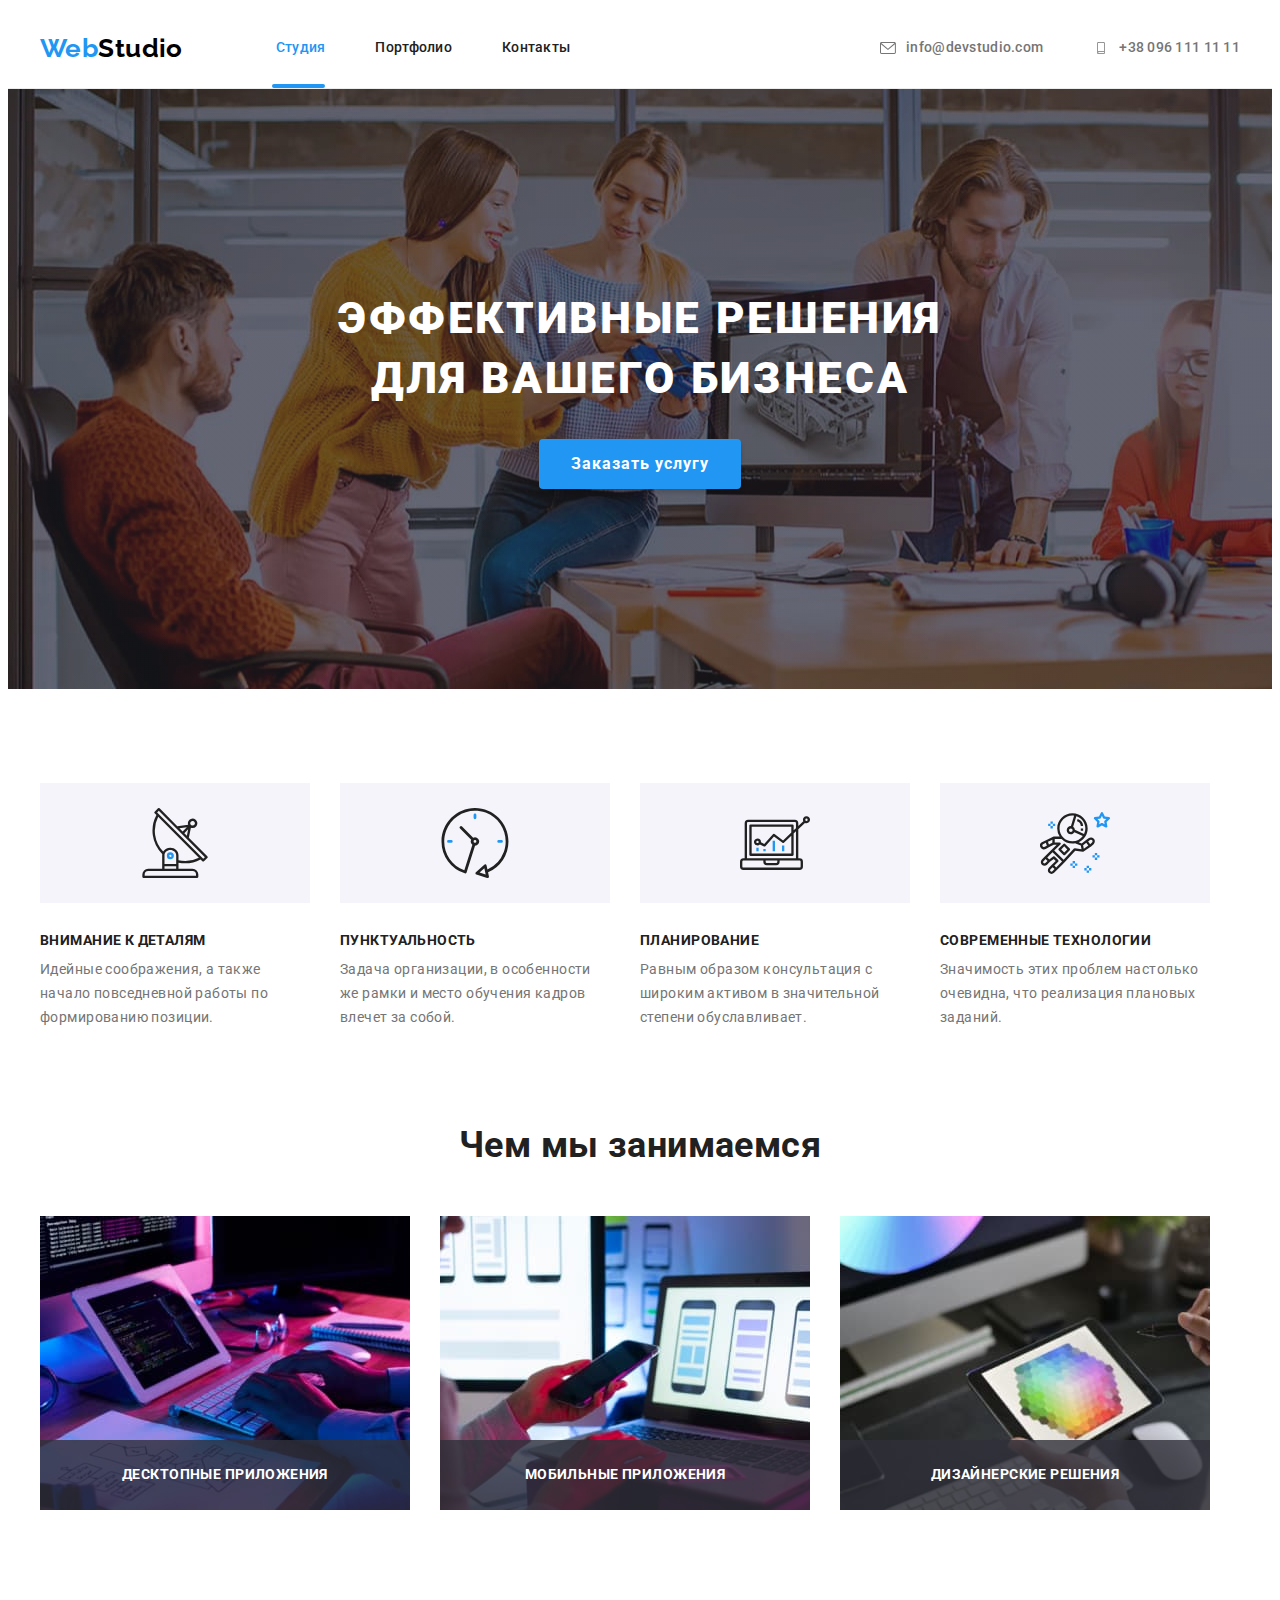
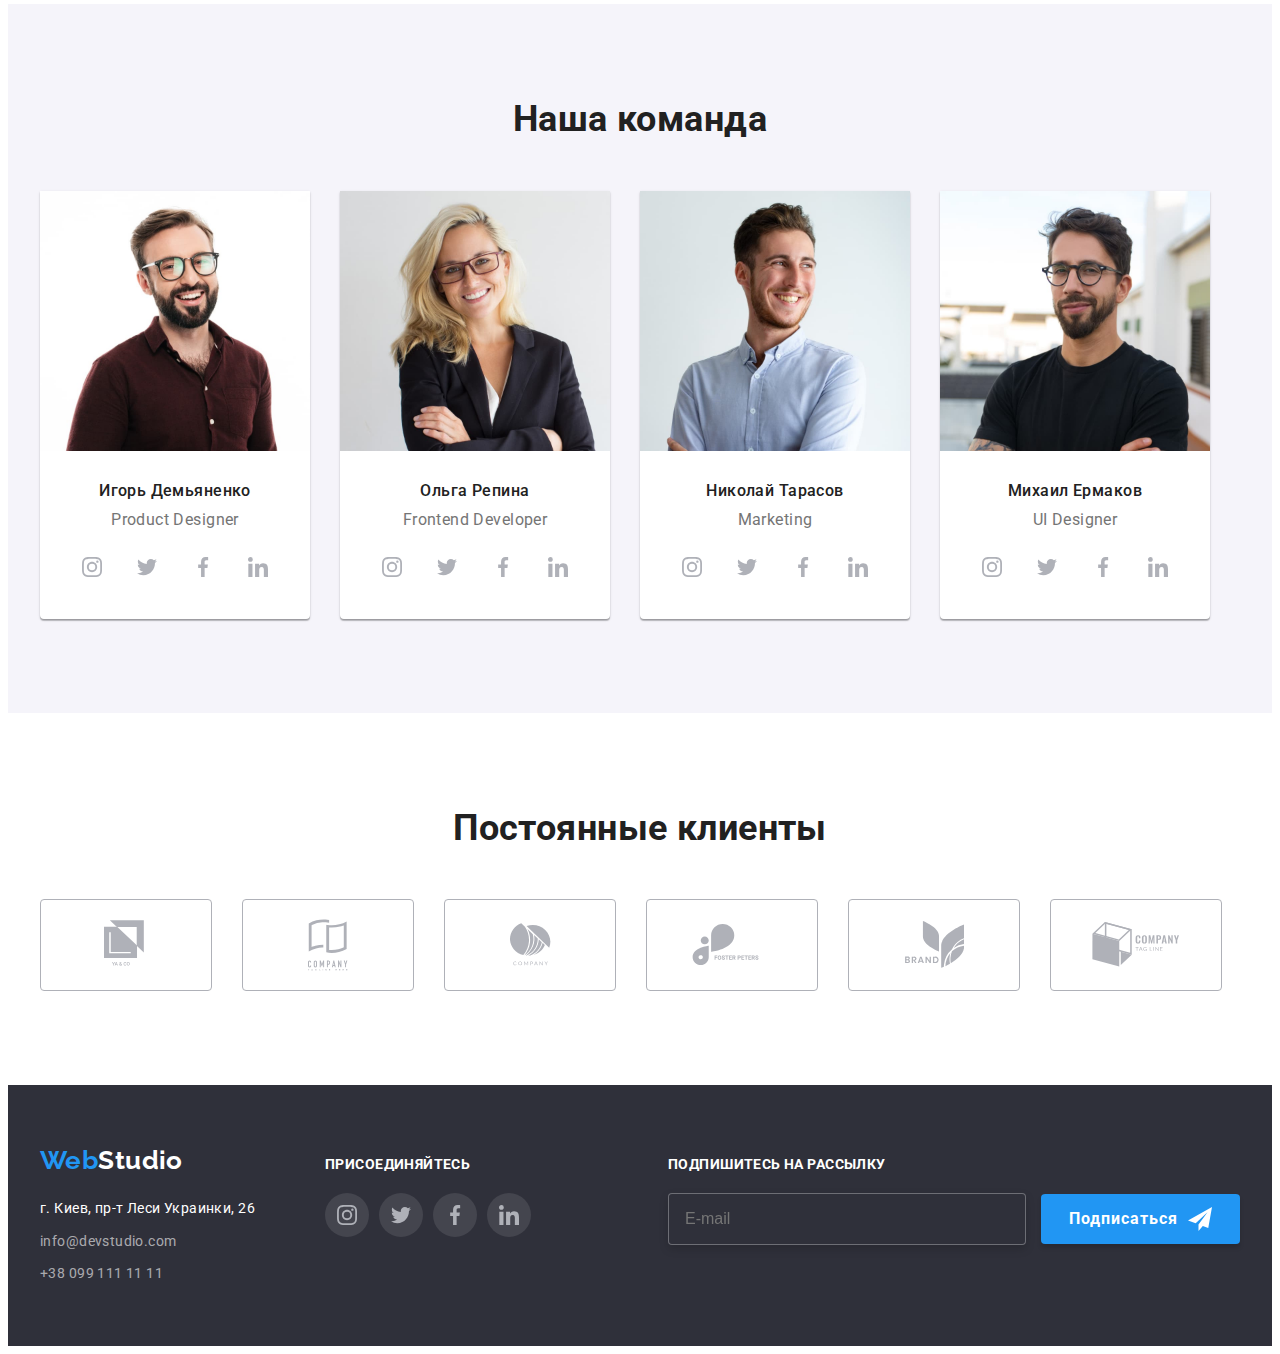
<file: index.html>
<!DOCTYPE html>
<html lang="ru">
  <head>
    <meta charset="UTF-8" />
    <meta http-equiv="X-UA-Compatible" content="IE=edge" />
    <meta name="viewport" content="width=device-width, initial-scale=1.0" />
    <link rel="preconnect" href="https://fonts.gstatic.com" />
    <link
      href="https://fonts.googleapis.com/css2?family=Raleway:wght@700&family=Roboto:wght@400;500;700;900&display=swap"
      rel="stylesheet"
    />
    <link
      rel="stylesheet"
      href="https://cdnjs.cloudflare.com/ajax/libs/modern-normalize/0.2.0/modern-normalize.min.css"
      integrity="sha512-sqIVMkf5f8XGYI/UZYGs7wODxlUeoj9JknataPfUwtvrSKWMHrMXGZ7Evb6nabFYJQG15vFFyALe6r0nWCD1Ug=="
      crossorigin="anonymous"
    />
        <link rel="stylesheet" href="./css/main.min.css" />
    <title>Студия</title>
  </head>
  <body class="body">
    <!--Header-->
    <header class="header">
      <div class="body__container header__container">
        <nav class="navigation">
          <a href="./index.html" class="logo logo--color-black header__logo"
            ><span class="logo__web">Web</span>Studio</a
          >
          <ul class="list navigation__list">
            <li class="navigation__item">
              <a
                href="./index.html"
                class="navigation__link navigation__current-page"
                >Студия</a
              >
            </li>
            <li class="navigation__item">
              <a href="./portfolio.html" class="navigation__link">Портфолио</a>
            </li>
            <li class="navigation__item">
              <a href="#" class="navigation__link">Контакты</a>
            </li>
          </ul>
        </nav>
        <ul class="list header-contact-list">
          <li class="header-contact-list__item">
            <a
              href="mailto:info@devstudio.com"
              class="header-contact-list__link"
            >
              <svg
                class="header-contact-list__icon"
                aria-label="Электронный адрес"
                width="16px"
                height="12px"
              >
                <use href="./images/icons.svg#envelope"></use>
              </svg>
              info@devstudio.com</a
            >
          </li>
          <li class="header-contact-list__item">
            <a href="tel:+380961111111" class="header-contact-list__link">
              <svg
                class="header-contact-list__icon"
                aria-label="Номер телефона"
                width="16px"
                height="12px"
              >
                <use href="./images/icons.svg#smartphone"></use>
              </svg>
              +38 096 111 11 11</a
            >
          </li>
        </ul>
      </div>
    </header>
    <main>
      <!--Hero-->
      <section class="section hero">
        <h1 class="hero__title">ЭФФЕКТИВНЫЕ РЕШЕНИЯ ДЛЯ ВАШЕГО БИЗНЕСА</h1>
        <button
          data-modal-open
          type="button"
          value="заказать услугу"
          class="button hero__button"
        >
          Заказать услугу
        </button>
        <div data-modal class="backdrop is-hidden">
          <div class="modal">
            <h2 class="modal__title">
              Оставьте свои данные, мы вам перезвоним
            </h2>
            <form class="form">
              <label class="form__field">
                <input type="text" class="form__input" name="name" />
                <svg
                  aria-label="ваше имя"
                  class="form__icon"
                  width="18px"
                  height="18px"
                >
                  <use href="./images/icons.svg#icon-person"></use>
                </svg>
                <span class="form__label">Имя</span>
              </label>
              <label class="form__field">
                <input type="tel" class="form__input" name="phone-number" />
                <svg
                  aria-label="номер телефона"
                  class="form__icon"
                  width="18px"
                  height="18px"
                >
                  <use href="./images/icons.svg#icon-phone"></use>
                </svg>
                <span class="form__label">Телефон</span>
              </label>
              <label class="form__field">
                <input type="email" class="form__input" name="e-mail" />
                <svg
                  aria-label="электронный адрес"
                  class="form__icon"
                  width="18px"
                  height="18px"
                >
                  <use href="./images/icons.svg#icon-email"></use>
                </svg>
                <span class="form__label">Почта</span>
              </label>
              <label class="form__field">
                <textarea
                  name="comment"
                  class="form__comment"
                  placeholder="Введите текст"
                ></textarea>
                <span class="form__label">Комментарий</span>
              </label>
              <label class="form__policy-agree">
                <input
                  class="checkbox"
                  type="checkbox"
                  name="policy-agree"
                  value="policy-agree"
                />
                <span class="checkbox__icon">
                  <svg
                    aria-label="checkbox"
                    class="checkbox__check"
                    width="16px"
                    height="15px"
                  >
                    <use href="./images/icons.svg#icon-check"></use>
                  </svg>
                </span>
                <span class="checkbox__text"
                  >Соглашаюсь с рассылкой и принимаю
                  <a class="checkbox__link" href="#">Условия договора</a></span
                >
              </label>
              <button
                type="submit"
                value="Отправить"
                class="button form__button"
              >
                Отправить
              </button>
            </form>
            <button
              data-modal-close
              type="button"
              value="закрыть окно"
              class="modal__close"
            >
              <svg aria-label="закрыть окно" width="18px" height="18px">
                <use href="./images/icons.svg#icon-x"></use>
              </svg>
            </button>
          </div>
        </div>
      </section>
      <!--feature-->
      <section class="section feature">
        <div class="body__container">
          <h2 class="visually-hidden">Наши преимущества</h2>
          <ul class="feature__list list">
            <li class="feature__item">
              <div class="feature__icon">
                <svg aria-label="Иконка антенны" width="70px" height="70px">
                  <use href="./images/icons.svg#antenna"></use>
                </svg>
              </div>
              <h3 class="feature__title">Внимание к деталям</h3>
              <p>
                Идейные соображения, а также начало повседневной работы по
                формированию позиции.
              </p>
            </li>
            <li class="feature__item">
              <div class="feature__icon">
                <svg aria-label="Иконка часов" width="70px" height="70px">
                  <use href="./images/icons.svg#clock"></use>
                </svg>
              </div>
              <h3 class="feature__title">Пунктуальность</h3>
              <p>
                Задача организации, в особенности же рамки и место обучения
                кадров влечет за собой.
              </p>
            </li>
            <li class="feature__item">
              <div class="feature__icon">
                <svg aria-label="Иконка диаграммы" width="70px" height="70px">
                  <use href="./images/icons.svg#diagram"></use>
                </svg>
              </div>
              <h3 class="feature__title">Планирование</h3>
              <p>
                Равным образом консультация с широким активом в значительной
                степени обуславливает.
              </p>
            </li>
            <li class="feature__item">
              <div class="feature__icon">
                <svg aria-label="Иконка астронавта" width="70px" height="70px">
                  <use href="./images/icons.svg#astronaut"></use>
                </svg>
              </div>
              <h3 class="feature__title">Современные технологии</h3>
              <p>
                Значимость этих проблем настолько очевидна, что реализация
                плановых заданий.
              </p>
            </li>
          </ul>
        </div>
      </section>
      <!--Our work-->
      <section class="section our-work">
        <div class="body__container">
          <h2 class="section__title">Чем мы занимаемся</h2>
          <ul class="our-work__list list">
            <li class="our-work__item">
              <div class="our-work__box">
                <h3 class="our-work__title">десктопные приложения</h3>
              </div>
              <img src="./images/box1.jpg" alt="Пишем код" width="370" />
            </li>
            <li class="our-work__item">
              <div class="our-work__box">
                <h3 class="our-work__title">мобильные приложения</h3>
              </div>
              <img
                src="./images/box2.jpg"
                alt="Разрабатываем мобильные приложения"
                width="370"
              />
            </li>
            <li class="our-work__item">
              <div class="our-work__box">
                <h3 class="our-work__title">дизайнерские решения</h3>
              </div>
              <img
                src="./images/box3.jpg"
                alt="Разрабатываем дизайн"
                width="370"
              />
            </li>
          </ul>
        </div>
      </section>
      <!--Our team-->
      <section class="section our-team">
        <div class="body__container">
          <h2 class="section__title">Наша команда</h2>
          <ul class="our-team__list list">
            <li class="our-team__item">
              <img
                src="./images/photo1.jpg"
                alt="Фото Игоря Демьяненко"
                width="270"
              />
              <div class="our-team__member-description">
                <h3 class="our-team__member-name">Игорь Демьяненко</h3>
                <p class="our-team__member-position">Product Designer</p>
                <ul class="our-team__social-links">
                  <li>
                    <a
                      href="#"
                      class="social-link"
                      aria-label="иконка instagram"
                    >
                      <svg class="social-link__icon" width="20px" height="20px">
                        <use href="./images/icons.svg#instagram"></use>
                      </svg>
                    </a>
                  </li>
                  <li>
                    <a href="#" class="social-link" aria-label="иконка twitter">
                      <svg class="social-link__icon" width="20px" height="20px">
                        <use href="./images/icons.svg#twitter"></use>
                      </svg>
                    </a>
                  </li>
                  <li>
                    <a
                      href="#"
                      class="social-link"
                      aria-label="иконка facebook"
                    >
                      <svg class="social-link__icon" width="20px" height="20px">
                        <use href="./images/icons.svg#facebook"></use>
                      </svg>
                    </a>
                  </li>
                  <li>
                    <a
                      href="#"
                      class="social-link"
                      aria-label="иконка linkedin"
                    >
                      <svg class="social-link__icon" width="20px" height="20px">
                        <use href="./images/icons.svg#linkedin"></use>
                      </svg>
                    </a>
                  </li>
                </ul>
              </div>
            </li>
            <li class="our-team__item">
              <img
                src="./images/photo2.jpg"
                alt="Фото Ольги Репиной"
                width="270"
              />
              <div class="our-team__member-description">
                <h3 class="our-team__member-name">Ольга Репина</h3>
                <p class="our-team__member-position">Frontend Developer</p>
                <ul class="our-team__social-links">
                  <li>
                    <a
                      href="#"
                      class="social-link"
                      aria-label="иконка instagram"
                    >
                      <svg class="social-link__icon" width="20px" height="20px">
                        <use href="./images/icons.svg#instagram"></use>
                      </svg>
                    </a>
                  </li>
                  <li>
                    <a href="#" class="social-link" aria-label="иконка twitter">
                      <svg class="social-link__icon" width="20px" height="20px">
                        <use href="./images/icons.svg#twitter"></use>
                      </svg>
                    </a>
                  </li>
                  <li>
                    <a
                      href="#"
                      class="social-link"
                      aria-label="иконка facebook"
                    >
                      <svg class="social-link__icon" width="20px" height="20px">
                        <use href="./images/icons.svg#facebook"></use>
                      </svg>
                    </a>
                  </li>
                  <li>
                    <a
                      href="#"
                      class="social-link"
                      aria-label="иконка linkedin"
                    >
                      <svg class="social-link__icon" width="20px" height="20px">
                        <use href="./images/icons.svg#linkedin"></use>
                      </svg>
                    </a>
                  </li>
                </ul>
              </div>
            </li>
            <li class="our-team__item">
              <img
                src="./images/photo3.jpg"
                alt="Фото Николая Тарасова"
                width="270"
              />
              <div class="our-team__member-description">
                <h3 class="our-team__member-name">Николай Тарасов</h3>
                <p class="our-team__member-position">Marketing</p>
                <ul class="our-team__social-links">
                  <li>
                    <a
                      href="#"
                      class="social-link"
                      aria-label="иконка instagram"
                    >
                      <svg class="social-link__icon" width="20px" height="20px">
                        <use href="./images/icons.svg#instagram"></use>
                      </svg>
                    </a>
                  </li>
                  <li>
                    <a href="#" class="social-link" aria-label="иконка twitter">
                      <svg class="social-link__icon" width="20px" height="20px">
                        <use href="./images/icons.svg#twitter"></use>
                      </svg>
                    </a>
                  </li>
                  <li>
                    <a
                      href="#"
                      class="social-link"
                      aria-label="иконка facebook"
                    >
                      <svg class="social-link__icon" width="20px" height="20px">
                        <use href="./images/icons.svg#facebook"></use>
                      </svg>
                    </a>
                  </li>
                  <li>
                    <a
                      href="#"
                      class="social-link"
                      aria-label="иконка linkedin"
                    >
                      <svg class="social-link__icon" width="20px" height="20px">
                        <use href="./images/icons.svg#linkedin"></use>
                      </svg>
                    </a>
                  </li>
                </ul>
              </div>
            </li>
            <li class="our-team__item">
              <img
                src="./images/photo4.jpg"
                alt="Фото Михаила Ермакова"
                width="270"
              />
              <div class="our-team__member-description">
                <h3 class="our-team__member-name">Михаил Ермаков</h3>
                <p class="our-team__member-position">UI Designer</p>
                <ul class="our-team__social-links">
                  <li>
                    <a
                      href="#"
                      class="social-link"
                      aria-label="иконка instagram"
                    >
                      <svg class="social-link__icon" width="20px" height="20px">
                        <use href="./images/icons.svg#instagram"></use>
                      </svg>
                    </a>
                  </li>
                  <li>
                    <a href="#" class="social-link" aria-label="иконка twitter">
                      <svg class="social-link__icon" width="20px" height="20px">
                        <use href="./images/icons.svg#twitter"></use>
                      </svg>
                    </a>
                  </li>
                  <li>
                    <a
                      href="#"
                      class="social-link"
                      aria-label="иконка facebook"
                    >
                      <svg class="social-link__icon" width="20px" height="20px">
                        <use href="./images/icons.svg#facebook"></use>
                      </svg>
                    </a>
                  </li>
                  <li>
                    <a
                      href="#"
                      class="social-link"
                      aria-label="иконка linkedin"
                    >
                      <svg class="social-link__icon" width="20px" height="20px">
                        <use href="./images/icons.svg#linkedin"></use>
                      </svg>
                    </a>
                  </li>
                </ul>
              </div>
            </li>
          </ul>
        </div>
      </section>

      <!-- Regular clients -->

      <section class="section regular-clients">
        <div class="body__container">
          <h2 class="section__title">Постоянные клиенты</h2>
          <ul class="regular-clients__list">
            <li class="regular-clients__item">
              <a href="#" class="regular-clients__link">
                <svg class="regular-clients__icon" width="44px" height="49px">
                  <use href="./images/icons.svg#logo1"></use>
                </svg>
              </a>
            </li>
            <li class="regular-clients__item">
              <a href="#" class="regular-clients__link">
                <svg class="regular-clients__icon" width="40px" height="52px">
                  <use href="./images/icons.svg#logo2"></use>
                </svg>
              </a>
            </li>
            <li class="regular-clients__item">
              <a href="#" class="regular-clients__link">
                <svg class="regular-clients__icon" width="41px" height="43px">
                  <use href="./images/icons.svg#logo3"></use>
                </svg>
              </a>
            </li>
            <li class="regular-clients__item">
              <a href="#" class="regular-clients__link">
                <svg class="regular-clients__icon" width="80px" height="42px">
                  <use href="./images/icons.svg#logo4"></use>
                </svg>
              </a>
            </li>
            <li class="regular-clients__item">
              <a href="#" class="regular-clients__link">
                <svg class="regular-clients__icon" width="59px" height="47px">
                  <use href="./images/icons.svg#logo5"></use>
                </svg>
              </a>
            </li>
            <li class="regular-clients__item">
              <a href="#" class="regular-clients__link">
                <svg class="regular-clients__icon" width="88px" height="45px">
                  <use href="./images/icons.svg#logo6"></use>
                </svg>
              </a>
            </li>
          </ul>
        </div>
      </section>
    </main>
    <!--Footer-->
    <footer class="footer">
      <div class="body__container footer__container">
        <div class="address-thumb">
          <a href="./index.html" class="logo logo--color-white">
            <span class="logo__web">Web</span>Studio</a
          >
          <address class="address">
            г. Киев, пр-т Леси Украинки, 26
            <a href="mailto:info@devstudio.com" class="address__contacts"
              >info@devstudio.com</a
            >
            <a href="tel:+380991111111" class="address__contacts"
              >+38 099 111 11 11</a
            >
          </address>
        </div>
        <div class="footer-social-link__thumb">
          <p class="footer__title">присоединяйтесь</p>
          <ul class="footer-social-link__list">
            <li class="footer-social-link__item">
              <a
                href="#"
                class="social-link footer-social-link"
                aria-label="иконка instagram"
              >
                <svg class="social-link__icon" width="20px" height="20px">
                  <use href="./images/icons.svg#instagram"></use>
                </svg>
              </a>
            </li>
            <li class="footer-social-link__item">
              <a
                href="#"
                class="social-link footer-social-link"
                aria-label="иконка twitter"
              >
                <svg class="social-link__icon" width="20px" height="20px">
                  <use href="./images/icons.svg#twitter"></use>
                </svg>
              </a>
            </li>
            <li class="footer-social-link__item">
              <a
                href="#"
                class="social-link footer-social-link"
                aria-label="иконка facebook"
              >
                <svg class="social-link__icon" width="20px" height="20px">
                  <use href="./images/icons.svg#facebook"></use>
                </svg>
              </a>
            </li>
            <li class="footer-social-link__item">
              <a
                href="#"
                class="social-link footer-social-link"
                aria-label="иконка linkedin"
              >
                <svg class="social-link__icon" width="20px" height="20px">
                  <use href="./images/icons.svg#linkedin"></use>
                </svg>
              </a>
            </li>
          </ul>
        </div>
        <div class="footer__subscribe-thumb">
          <form class="subscribe-form">
            <p class="footer__title">Подпишитесь на рассылку</p>
            <label class="subscribe-form__field">
              <input
                type="email"
                class="subscribe-form__input"
                name="mail"
                placeholder="E-mail"
              />
            </label>
            <button type="submit" class="button subscribe__button">
              Подписаться
              <svg class="subscribe__icon" width="24px" height="24px">
                <use href="./images/icons.svg#icon-send"></use>
              </svg>
            </button>
          </form>
        </div>
      </div>
    </footer>
    <script src="./js/modal.js"></script>
  </body>
</html>
</file>
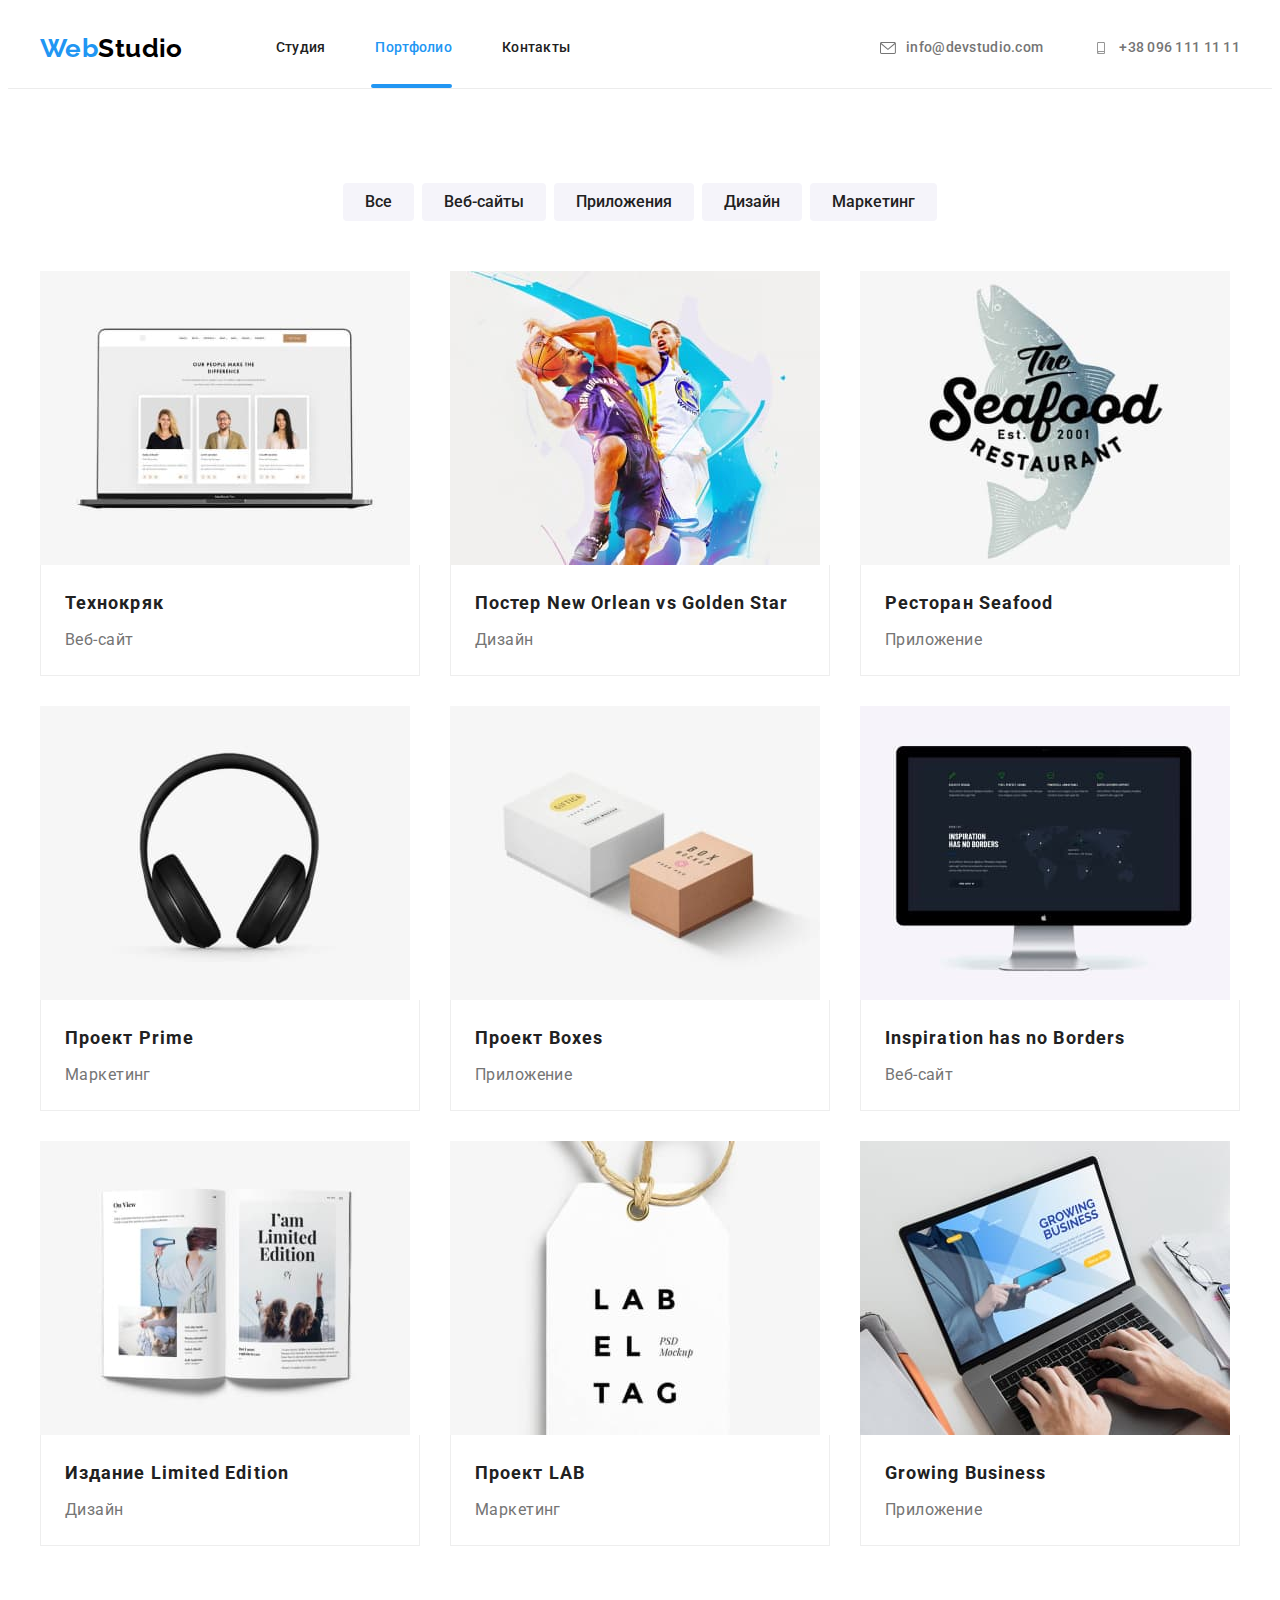
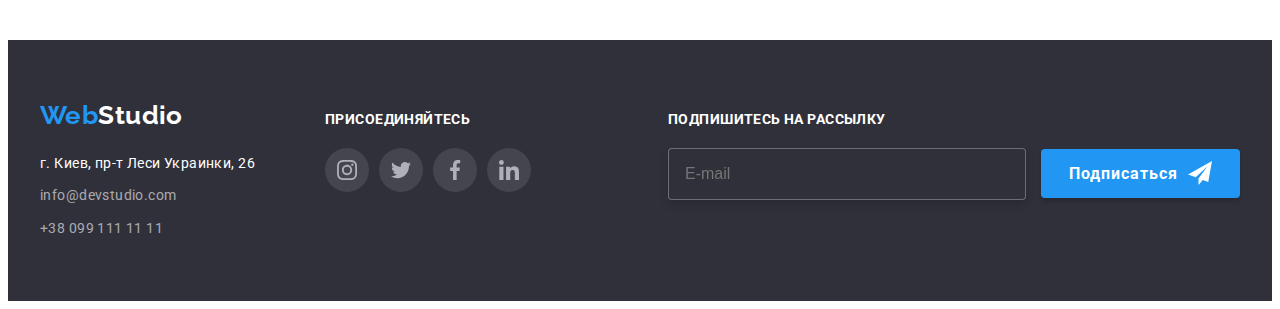
<file: portfolio.html>
<!DOCTYPE html>
<html lang="ru">
  <head>
    <meta charset="UTF-8" />
    <meta http-equiv="X-UA-Compatible" content="IE=edge" />
    <meta name="viewport" content="width=device-width, initial-scale=1.0" />
    <link rel="preconnect" href="https://fonts.gstatic.com" />
    <link
      href="https://fonts.googleapis.com/css2?family=Raleway:wght@700&family=Roboto:wght@400;500;700;900&display=swap"
      rel="stylesheet"
    />
    <link
      rel="stylesheet"
      href="https://cdnjs.cloudflare.com/ajax/libs/modern-normalize/0.2.0/modern-normalize.min.css"
      integrity="sha512-sqIVMkf5f8XGYI/UZYGs7wODxlUeoj9JknataPfUwtvrSKWMHrMXGZ7Evb6nabFYJQG15vFFyALe6r0nWCD1Ug=="
      crossorigin="anonymous"
    />
    <link rel="stylesheet" href="./css/main.min.css" />
    <title>Портфолио</title>
  </head>
  <body class="body">
    <!--Header-->
    <header class="header">
      <div class="body__container header__container">
        <nav class="navigation">
          <a href="./index.html" class="logo logo--color-black header__logo"
            ><span class="logo__web">Web</span>Studio</a
          >
          <ul class="list navigation__list">
            <li class="navigation__item">
              <a href="./index.html" class="navigation__link">Студия</a>
            </li>
            <li class="navigation__item">
              <a
                href="./portfolio.html"
                class="navigation__link navigation__current-page"
                >Портфолио</a
              >
            </li>
            <li class="navigation__item">
              <a href="#" class="navigation__link">Контакты</a>
            </li>
          </ul>
        </nav>
        <ul class="list header-contact-list">
          <li class="header-contact-list__item">
            <a
              href="mailto:info@devstudio.com"
              class="header-contact-list__link"
            >
              <svg
                class="header-contact-list__icon"
                aria-label="Электронный адрес"
                width="16px"
                height="12px"
              >
                <use href="./images/icons.svg#envelope"></use>
              </svg>
              info@devstudio.com</a
            >
          </li>
          <li class="header-contact-list__item">
            <a href="tel:+380961111111" class="header-contact-list__link">
              <svg
                class="header-contact-list__icon"
                aria-label="Номер телефона"
                width="16px"
                height="12px"
              >
                <use href="./images/icons.svg#smartphone"></use>
              </svg>
              +38 096 111 11 11</a
            >
          </li>
        </ul>
      </div>
    </header>
    <main>
      <!-- Our portfolio -->
      <section class="section">
        <div class="body__container">
          <h1 class="visually-hidden">Наше портфолио</h1>
          <h2 class="visually-hidden">Work filter</h2>
          <ul class="work-filter list">
            <li class="work-filter__item">
              <button type="button" class="work-filter__button">Все</button>
            </li>
            <li class="work-filter__item">
              <button type="button" class="work-filter__button">
                Веб-сайты
              </button>
            </li>
            <li class="work-filter__item">
              <button type="button" class="work-filter__button">
                Приложения
              </button>
            </li>
            <li class="work-filter__item">
              <button type="button" class="work-filter__button">Дизайн</button>
            </li>
            <li class="work-filter__item">
              <button type="button" class="work-filter__button">
                Маркетинг
              </button>
            </li>
          </ul>
          <h2 class="visually-hidden">Work list</h2>
          <ul class="work-list list">
            <li class="work-list__item">
              <div class="work-list__photo">
                <img
                  src="./images/portfolio/work1.jpg"
                  alt="Ноутбук с
                изображением лендинга"
                  width="370"
                />
                <div class="work-list__overlay">
                  <p class="work-list__text">
                    Технокряк это современная площадка распространения
                    коронавируса. Компании используют эту платформу для
                    цифрового шпионажа и атак на защищённые сервера конкурентов.
                  </p>
                </div>
              </div>
              <div class="work-list__content">
                <h3 class="work-list__name">Технокряк</h3>
                <p class="work-list__type">Веб-сайт</p>
              </div>
            </li>
            <li class="work-list__item">
              <div class="work-list__photo">
                <img
                  src="./images/portfolio/work2.jpg"
                  alt="Два баскетболиста"
                  width="370"
                />
                <div class="work-list__overlay">
                  <p class="work-list__text">
                    Технокряк это современная площадка распространения
                    коронавируса. Компании используют эту платформу для
                    цифрового шпионажа и атак на защищённые сервера конкурентов.
                  </p>
                </div>
              </div>
              <div class="work-list__content">
                <h3 class="work-list__name">
                  Постер New Orlean vs Golden Star
                </h3>
                <p class="work-list__type">Дизайн</p>
              </div>
            </li>
            <li class="work-list__item">
              <div class="work-list__photo">
                <img
                  src="./images/portfolio/work3.jpg"
                  alt="Логотип Seafood"
                  width="370"
                />
                <div class="work-list__overlay">
                  <p class="work-list__text">
                    Технокряк это современная площадка распространения
                    коронавируса. Компании используют эту платформу для
                    цифрового шпионажа и атак на защищённые сервера конкурентов.
                  </p>
                </div>
              </div>
              <div class="work-list__content">
                <h3 class="work-list__name">Ресторан Seafood</h3>
                <p class="work-list__type">Приложение</p>
              </div>
            </li>
            <li class="work-list__item">
              <div class="work-list__photo">
                <img
                  src="./images/portfolio/work4.jpg"
                  alt="Наушники"
                  width="370"
                />
                <div class="work-list__overlay">
                  <p class="work-list__text">
                    Технокряк это современная площадка распространения
                    коронавируса. Компании используют эту платформу для
                    цифрового шпионажа и атак на защищённые сервера конкурентов.
                  </p>
                </div>
              </div>
              <div class="work-list__content">
                <h3 class="work-list__name">Проект Prime</h3>
                <p class="work-list__type">Маркетинг</p>
              </div>
            </li>
            <li class="work-list__item">
              <div class="work-list__photo">
                <img
                  src="./images/portfolio/work5.jpg"
                  alt="Коробки"
                  width="370"
                />
                <div class="work-list__overlay">
                  <p class="work-list__text">
                    Технокряк это современная площадка распространения
                    коронавируса. Компании используют эту платформу для
                    цифрового шпионажа и атак на защищённые сервера конкурентов.
                  </p>
                </div>
              </div>
              <div class="work-list__content">
                <h3 class="work-list__name">Проект Boxes</h3>
                <p class="work-list__type">Приложение</p>
              </div>
            </li>
            <li class="work-list__item">
              <div class="work-list__photo">
                <img
                  src="./images/portfolio/work6.jpg"
                  alt="Монитор"
                  width="370"
                />
                <div class="work-list__overlay">
                  <p class="work-list__text">
                    Технокряк это современная площадка распространения
                    коронавируса. Компании используют эту платформу для
                    цифрового шпионажа и атак на защищённые сервера конкурентов.
                  </p>
                </div>
              </div>
              <div class="work-list__content">
                <h3 class="work-list__name">Inspiration has no Borders</h3>
                <p class="work-list__type">Веб-сайт</p>
              </div>
            </li>
            <li class="work-list__item">
              <div class="work-list__photo">
                <img src="./images/portfolio/work7.jpg" alt="Книга" />
                <div class="work-list__overlay">
                  <p class="work-list__text">
                    Технокряк это современная площадка распространения
                    коронавируса. Компании используют эту платформу для
                    цифрового шпионажа и атак на защищённые сервера конкурентов.
                  </p>
                </div>
              </div>
              <div class="work-list__content">
                <h3 class="work-list__name">Издание Limited Edition</h3>
                <p class="work-list__type">Дизайн</p>
              </div>
            </li>
            <li class="work-list__item">
              <div class="work-list__photo">
                <img
                  src="./images/portfolio/work8.jpg"
                  alt="Бирка LAB"
                  width="370"
                />
                <div class="work-list__overlay">
                  <p class="work-list__text">
                    Технокряк это современная площадка распространения
                    коронавируса. Компании используют эту платформу для
                    цифрового шпионажа и атак на защищённые сервера конкурентов.
                  </p>
                </div>
              </div>
              <div class="work-list__content">
                <h3 class="work-list__name">Проект LAB</h3>
                <p class="work-list__type">Маркетинг</p>
              </div>
            </li>
            <li class="work-list__item">
              <div class="work-list__photo">
                <img
                  src="./images/portfolio/work9.jpg"
                  alt="Работа за
                ноутбуком"
                  width="370"
                />
                <div class="work-list__overlay">
                  <p class="work-list__text">
                    Технокряк это современная площадка распространения
                    коронавируса. Компании используют эту платформу для
                    цифрового шпионажа и атак на защищённые сервера конкурентов.
                  </p>
                </div>
              </div>
              <div class="work-list__content">
                <h3 class="work-list__name">Growing Business</h3>
                <p class="work-list__type">Приложение</p>
              </div>
            </li>
          </ul>
        </div>
      </section>
    </main>
    <!--Footer-->
    <footer class="footer">
      <div class="body__container footer__container">
        <div class="address-thumb">
          <a href="./index.html" class="logo logo--color-white">
            <span class="logo__web">Web</span>Studio</a
          >
          <address class="address">
            г. Киев, пр-т Леси Украинки, 26
            <a href="mailto:info@devstudio.com" class="address__contacts"
              >info@devstudio.com</a
            >
            <a href="tel:+380991111111" class="address__contacts"
              >+38 099 111 11 11</a
            >
          </address>
        </div>
        <div class="footer-social-link__thumb">
          <p class="footer__title">присоединяйтесь</p>
          <ul class="footer-social-link__list">
            <li class="footer-social-link__item">
              <a
                href="#"
                class="social-link footer-social-link"
                aria-label="иконка instagram"
              >
                <svg class="social-link__icon" width="20px" height="20px">
                  <use href="./images/icons.svg#instagram"></use>
                </svg>
              </a>
            </li>
            <li class="footer-social-link__item">
              <a
                href="#"
                class="social-link footer-social-link"
                aria-label="иконка twitter"
              >
                <svg class="social-link__icon" width="20px" height="20px">
                  <use href="./images/icons.svg#twitter"></use>
                </svg>
              </a>
            </li>
            <li class="footer-social-link__item">
              <a
                href="#"
                class="social-link footer-social-link"
                aria-label="иконка facebook"
              >
                <svg class="social-link__icon" width="20px" height="20px">
                  <use href="./images/icons.svg#facebook"></use>
                </svg>
              </a>
            </li>
            <li class="footer-social-link__item">
              <a
                href="#"
                class="social-link footer-social-link"
                aria-label="иконка linkedin"
              >
                <svg class="social-link__icon" width="20px" height="20px">
                  <use href="./images/icons.svg#linkedin"></use>
                </svg>
              </a>
            </li>
          </ul>
        </div>
        <div class="footer__subscribe-thumb">
          <form class="subscribe-form">
            <p class="footer__title">Подпишитесь на рассылку</p>
            <label class="subscribe-form__field">
              <input
                type="email"
                class="subscribe-form__input"
                name="mail"
                placeholder="E-mail"
              />
            </label>
            <button type="submit" class="button subscribe__button">
              Подписаться
              <svg class="subscribe__icon" width="24px" height="24px">
                <use href="./images/icons.svg#icon-send"></use>
              </svg>
            </button>
          </form>
        </div>
      </div>
    </footer>
  </body>
</html>
</file>
<file: css/main.min.css>
.header__container,.header-contact-list,.header-contact-list__link,.navigation,.navigation__list,.navigation__link,.form__policy-agree,.checkbox,.checkbox__icon,.button,.modal__close,.feature__icon,.our-work__box,.regular-clients__link,.work-list__overlay{display:flex;align-items:center}.hero,.hero__title,.hero__button,.form__button{margin-left:auto;margin-right:auto}.body{font-family:"Roboto",sans-serif;font-style:normal;font-weight:normal;font-size:14px;line-height:1.71;letter-spacing:0.03em;color:#757575}.body__container{width:1200px;padding-left:15px;padding-right:15px;margin-left:auto;margin-right:auto}a{text-decoration:none}li{list-style:none}img{display:block;max-width:100%;height:auto}button{font-family:inherit;cursor:pointer;background-color:inherit;border:none}h1,h2,h3,h4,h5,h6,p{margin-top:0;margin-bottom:0}.list{list-style:none;padding-left:0;margin:0}.section{padding-top:94px;padding-bottom:94px}.section__title{margin-bottom:50px;font-size:36px;line-height:1.17;text-align:center;color:#212121}.visually-hidden{position:absolute;width:1px;height:1px;margin:-1px;border:0;padding:0;white-space:nowrap;clip-path:inset(100%);clip:rect(0 0 0 0);overflow:hidden}.logo{font-family:Raleway, sans-serif;font-style:normal;font-weight:bold;font-size:26px;line-height:1.19}.logo__web{color:#2196f3}.logo--color-black{color:#000}.logo--color-white{color:#fff}.footer .logo{color:#fff}.header{border-bottom:1px solid #ececec}.header__logo{margin-right:93px}.header-contact-list{margin-left:auto}.header-contact-list__item+.header-contact-list__item{margin-left:50px}.header-contact-list__link{padding-top:32px;padding-bottom:32px;font-weight:500;line-height:1.14;letter-spacing:0.02em;transition:color 250ms cubic-bezier(0.4, 0, 0.2, 1);color:#757575}.header-contact-list__link:hover,.header-contact-list__link:focus{color:#2196f3}.header-contact-list__icon{margin-right:10px;fill:currentColor;transition:fill 250ms cubic-bezier(0.4, 0, 0.2, 1)}.navigation__item:not(:last-child){margin-right:50px}.navigation__link{padding-top:32px;padding-bottom:32px;font-weight:500;line-height:1.14;letter-spacing:0.02em;color:#212121;transition:color 250ms cubic-bezier(0.4, 0, 0.2, 1)}.navigation__link:hover,.navigation__link:focus{color:#2196f3}.navigation__current-page{position:relative;color:#2196f3;font-weight:500;letter-spacing:0.02em}.navigation__current-page::after{content:"";position:absolute;right:0;bottom:0;width:100%;border:2px solid #2196f3;border-radius:2px}.hero{padding-top:200px;padding-bottom:200px;max-width:1600px;background-color:#c4c4c4;background-image:linear-gradient(to right, rgba(47,48,58,0.4), rgba(47,48,58,0.4)),url(../images/main-bg.jpg);background-size:cover}.hero__title{max-width:696px;margin-top:0;margin-bottom:30px;font-weight:900;font-size:44px;line-height:1.36;text-align:center;letter-spacing:0.06em;text-transform:uppercase;color:#fff}.backdrop{position:fixed;top:0;left:0;width:100%;height:100%;background-color:rgba(0,0,0,0.2);opacity:1;transition:opacity 250ms cubic-bezier(0.4, 0, 0.2, 1),visibility 250ms cubic-bezier(0.4, 0, 0.2, 1)}.backdrop.is-hidden{opacity:0;pointer-events:none;visibility:hidden}.backdrop.is-hidden .modal{transform:translate(-50%, -50%) scale(0.9);transition:transform 250ms cubic-bezier(0.4, 0, 0.2, 1)}.modal{position:absolute;top:50%;left:50%;width:528px;height:581px;padding:40px;border-radius:4px;background-color:#fff;box-shadow:0px 1px 3px rgba(0,0,0,0.12),0px 1px 1px rgba(0,0,0,0.14),0px 2px 1px rgba(0,0,0,0.2);transform:translate(-50%, -50%) scale(1);transition:transform 250ms cubic-bezier(0.4, 0, 0.2, 1)}.modal__title{font-weight:bold;font-size:20px;line-height:1.15;text-align:center;letter-spacing:0.03em;color:#212121}.form{margin-top:30px;margin-bottom:20px}.form__field{position:relative;display:block}.form__label{position:absolute;top:-18px;left:0;font-size:12px;line-height:1.17;letter-spacing:0.01em}.form__input{width:100%;margin:0 0 28px 0;padding:11px 12px 11px 42px;border:1px solid rgba(33,33,33,0.2);box-sizing:border-box;border-radius:4px;outline:0;transition:border-color 250ms cubic-bezier(0.4, 0, 0.2, 1)}.form__input:focus{border-color:#2196f3}.form__icon{position:absolute;top:11px;left:12px;transition:fill 250ms cubic-bezier(0.4, 0, 0.2, 1)}.form__input:focus+.form__icon{fill:#2196f3}.form__comment{padding:12px 16px;margin-bottom:20px;width:100%;height:120px;resize:none;border:1px solid rgba(33,33,33,0.2);box-sizing:border-box;border-radius:4px;outline:0;transition:border-color 250ms cubic-bezier(0.4, 0, 0.2, 1)}.form__comment:focus{border-color:#2196f3}.form__comment::placeholder{font-size:14px;line-height:1.14;letter-spacing:0.01em;color:rgba(117,117,117,0.5)}.checkbox{-webkit-appearance:none;-moz-appearance:none;appearance:none;position:absolute;justify-content:center}.checkbox__icon{position:absolute;margin-left:12px;width:16px;height:15px;border:2px solid #212121;border-radius:2px;box-sizing:border-box;box-shadow:0px 4px 4px rgba(0,0,0,0.25);transition:background-color 250ms cubic-bezier(0.4, 0, 0.2, 1);transition:border 250ms cubic-bezier(0.4, 0, 0.2, 1)}.checkbox:checked+.checkbox__icon{background-color:#2196f3;border:0}.checkbox__text{margin-left:35px}.checkbox__link{text-decoration-line:underline;color:#2196f3}.button{font-weight:bold;font-size:16px;line-height:1.87;text-align:center;letter-spacing:0.06em;border:0;color:#fff;background-color:#2196f3;box-shadow:0px 4px 4px rgba(0,0,0,0.15);border-radius:4px}.hero__button{padding:10px 32px}.form__button{margin-top:30px;padding:10px 55px}.modal__close{position:absolute;top:8px;right:8px;justify-content:center;width:30px;height:30px;border-radius:50%;border:1px solid rgba(0,0,0,0.1);transition:fill 250ms cubic-bezier(0.4, 0, 0.2, 1)}.modal__close:hover{fill:#2196f3}.feature__list{display:flex;margin:-15px}.feature__item{width:270px;margin:15px}.feature__title{margin-bottom:10px;font-size:14px;line-height:1.14;text-transform:uppercase;color:#212121}.feature__icon{height:120px;margin-bottom:30px;justify-content:center;background-color:#f5f4fa}.our-work{padding-top:0}.our-work__list{display:flex;margin:-15px}.our-work__item{position:relative;margin:15px}.our-work__box{position:absolute;bottom:0;justify-content:center;width:100%;height:70px;background:rgba(47,48,58,0.8)}.our-work__title{font-weight:bold;font-size:14px;line-height:1.14;text-transform:uppercase;color:#fff}.our-team{background-color:#f5f4fa}.our-team__member-description{padding:30px}.our-team__list{display:flex;margin:-15px}.our-team__item{max-width:270px;margin:15px;background-color:#fff;box-shadow:0px 1px 3px rgba(0,0,0,0.12),0px 1px 1px rgba(0,0,0,0.14),0px 2px 1px rgba(0,0,0,0.2);border-radius:0px 0px 4px 4px}.our-team__member-name{margin-bottom:10px;font-weight:500;font-size:16px;line-height:1.19;text-align:center;color:#212121}.our-team__member-position{margin-bottom:16px;font-size:16px;line-height:1.19;text-align:center}.social-link{display:flex;justify-content:center;align-items:center;width:44px;height:44px;border-radius:50%;transition:background-color 250ms cubic-bezier(0.4, 0, 0.2, 1)}.social-link:hover,.social-link:focus{background-color:#2196f3}.social-link__icon{fill:#afb1b8;transition:fill 250ms cubic-bezier(0.4, 0, 0.2, 1)}.social-link:hover .social-link__icon,.social-link:focus .social-link__icon{fill:#fff}.our-team__social-links{padding:0;display:flex;justify-content:space-between}.footer-social-link{background-color:rgba(255,255,255,0.1)}.regular-clients__list{display:flex;padding:0;margin:0}.regular-clients__item:not(:last-child){margin-right:30px}.regular-clients__link{justify-content:center;width:170px;height:90px;border:1px solid #afb1b8;border-radius:4px;transition:border-color 250ms cubic-bezier(0.4, 0, 0.2, 1)}.regular-clients__link:hover,.regular-clients__link:focus{border-color:#2196f3}.regular-clients__icon{fill:#afb1b8;transition:fill 250ms cubic-bezier(0.4, 0, 0.2, 1)}.regular-clients__link:hover .regular-clients__icon,.regular-clients__link:focus .regular-clients__icon{fill:#2196f3}.footer{padding-top:60px;padding-bottom:60px;background-color:#2f303a}.footer-contacts:hover,.footer-contacts:focus{color:#2196f3}.address{margin-top:20px;font-style:normal;color:#fff}.address__contacts{display:block;margin-top:9px;color:rgba(255,255,255,0.6);transition:color 250ms cubic-bezier(0.4, 0, 0.2, 1)}.footer__container{display:flex;align-items:baseline}.footer-social-link__thumb{margin-left:70px}.footer__title{margin-bottom:20px;font-weight:bold;font-size:14px;line-height:1.14;text-transform:uppercase;color:#fff}.footer-social-link__list{margin:0;padding:0;display:flex}.footer-social-link__item:not(:last-child){margin-right:10px}.footer__subscribe-thumb{margin-left:auto}.subscribe-form__input{width:358px;padding:15px 16px;font-size:16px;line-height:1.25;cursor:pointer;border:1px solid rgba(255,255,255,0.3);box-sizing:border-box;filter:drop-shadow(0px 4px 4px rgba(0,0,0,0.15));border-radius:4px;background-color:#2f303a;color:#fff}.subscribe__button{margin-left:12px;margin-right:auto;padding:10px 28px;display:inline-flex}.subscribe__icon{margin-left:10px}.work-filter{display:flex;justify-content:center;margin-bottom:50px}.work-filter__item+.work-filter__item{margin-left:8px}.work-filter__button{padding:6px 22px;font-weight:500;font-size:16px;line-height:1.62;text-align:center;border:0;border-radius:4px;color:#212121;background-color:#f5f4fa;transition-property:color, background-color, box-shadow;transition-duration:250ms;transition-timing-function:cubic-bezier(0.4, 0, 0.2, 1)}.work-filter__button:hover,.work-filter__button:focus{color:#fff;background-color:#2196f3;box-shadow:0px 3px 1px rgba(0,0,0,0.1),0px 1px 2px rgba(0,0,0,0.08),0px 2px 2px rgba(0,0,0,0.12)}.work-list{display:flex;flex-wrap:wrap;margin:-15px}.work-list__item{margin:15px;flex-basis:calc(100% / 3 - 30px);box-sizing:border-box;transition:box-shadow 250ms cubic-bezier(0.4, 0, 0.2, 1)}.work-list__item:hover,.work-list__item:focus{box-shadow:0px 1px 1px rgba(0,0,0,0.12),0px 4px 4px rgba(0,0,0,0.06),1px 4px 6px rgba(0,0,0,0.16)}.work-list__content{padding:20px 24px;border:1px solid #eeeeee;border-top:none}.work-list__name{margin-bottom:4px;font-size:18px;line-height:2;letter-spacing:0.06em;color:#212121}.work-list__type{margin-bottom:0;font-size:16px;line-height:1.87}.work-list__photo{position:relative;overflow:hidden}.work-list__overlay{position:absolute;top:0;right:0;justify-content:center;width:100%;height:100%;background:rgba(33,150,243,0.9);transform:translateY(100%);transition:transform 250ms cubic-bezier(0.4, 0, 0.2, 1)}.work-list__item:hover .work-list__overlay,.work-list__item:focus .work-list__overlay{transform:translateY(0);transition:transform 250ms cubic-bezier(0.4, 0, 0.2, 1)}.work-list__text{padding:0 24px;font-size:18px;line-height:1.56;color:#fff}
/*# sourceMappingURL=main.min.css.map */
</file>
